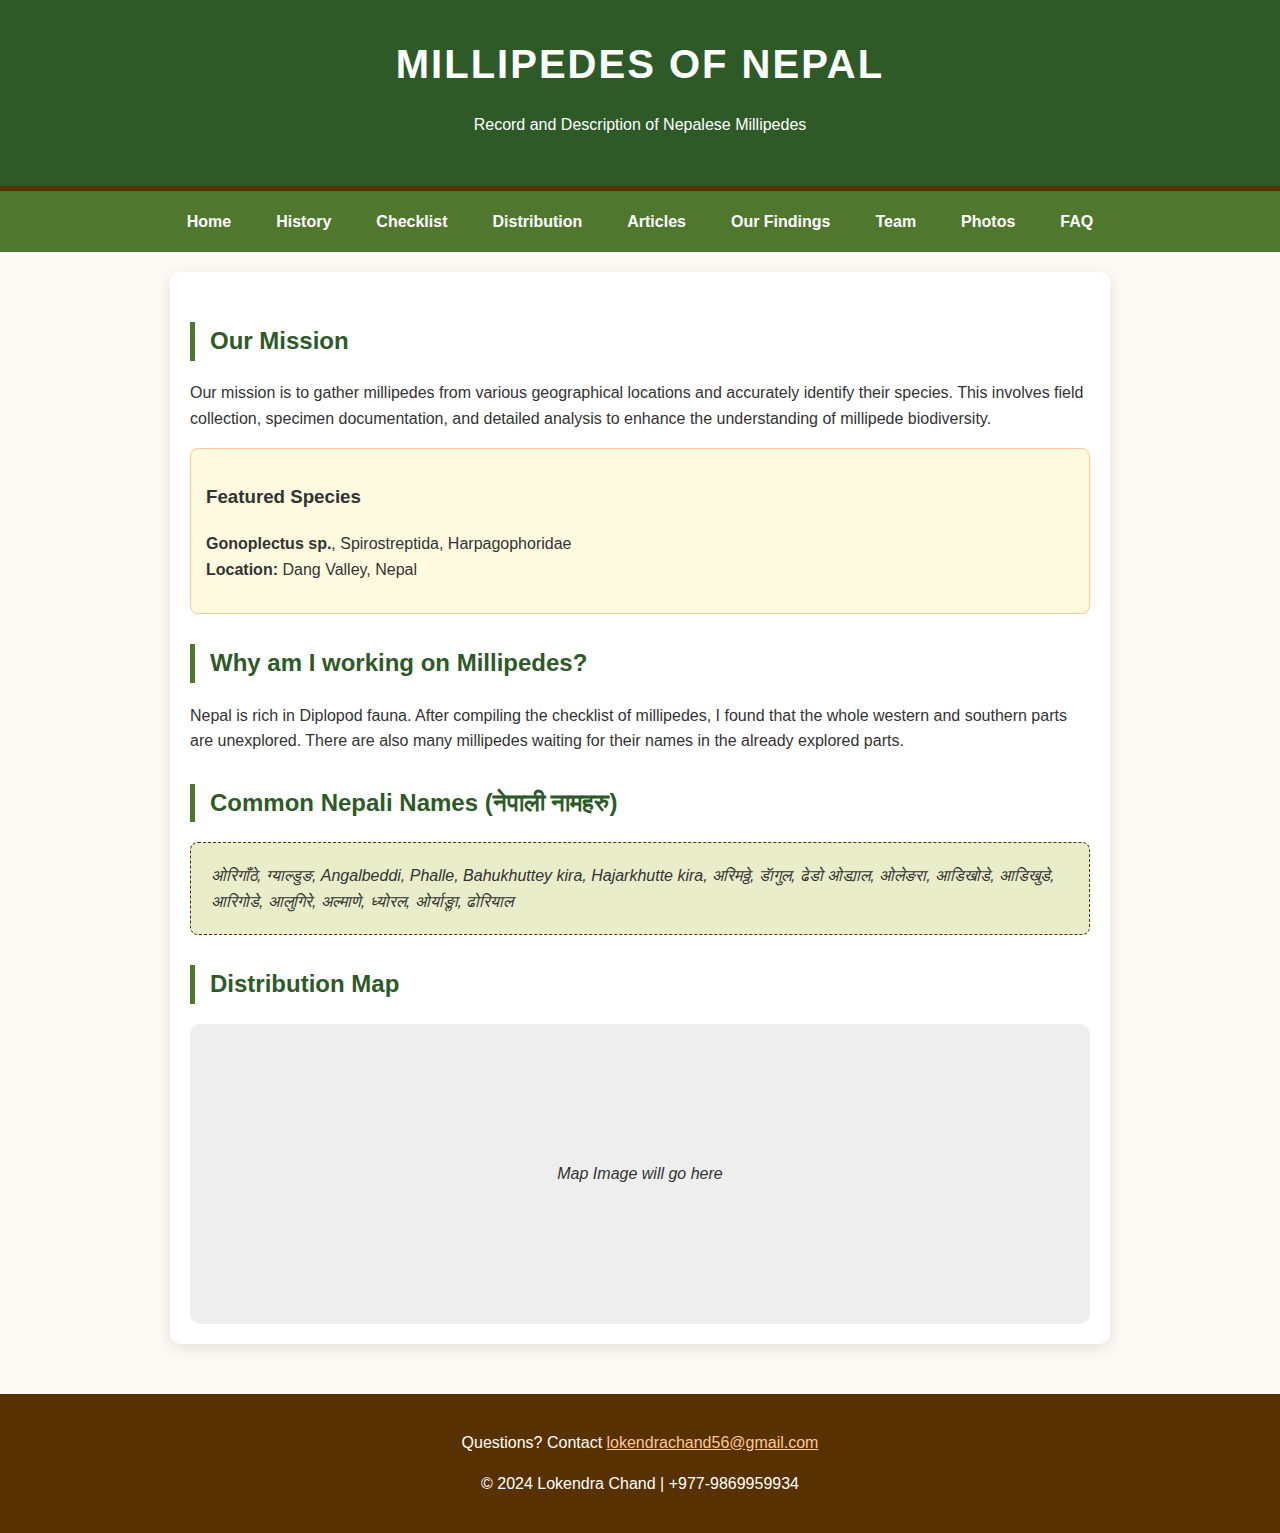
<file: index.html>
<!DOCTYPE html>
<html lang="ne">
<head>
    <meta charset="UTF-8">
    <meta name="viewport" content="width=device-width, initial-scale=1.0">
    <title>Millipedes of Nepal</title>
    <link rel="stylesheet" href="style.css">
</head>
<body>

<header>
    <h1>Millipedes of Nepal</h1>
    <p>Record and Description of Nepalese Millipedes</p>
</header>

<nav>
    <a href="index.html">Home</a>
    <a href="history.html">History</a>
    <a href="checklist.html">Checklist</a>
    <a href="distribution.html">Distribution</a>
    <a href="articles.html">Articles</a>
    <a href="findings.html">Our Findings</a>
    <a href="team.html">Team</a>
    <a href="photos.html">Photos</a>
    <a href="faq.html">FAQ</a>
</nav>

<main>
    <section>
        <h2>Our Mission</h2>
        <p>Our mission is to gather millipedes from various geographical locations and accurately identify their species. This involves field collection, specimen documentation, and detailed analysis to enhance the understanding of millipede biodiversity.</p>
    </section>

    <section class="featured">
        <h3>Featured Species</h3>
        <p><strong>Gonoplectus sp.</strong>, Spirostreptida, Harpagophoridae<br>
        <strong>Location:</strong> Dang Valley, Nepal</p>
    </section>

    <section>
        <h2>Why am I working on Millipedes?</h2>
        <p>Nepal is rich in Diplopod fauna. After compiling the checklist of millipedes, I found that the whole western and southern parts are unexplored. There are also many millipedes waiting for their names in the already explored parts.</p>
    </section>

    <section>
        <h2>Common Nepali Names (नेपाली नामहरु)</h2>
        <div class="nepali-names">
            ओरिगाँठे, ग्याल्डुङ, Angalbeddi, Phalle, Bahukhuttey kira, Hajarkhutte kira, अरिमठ्ठे, डाॅगुल, ढेडो ओड्याल, ओलेङरा, आडिखोडे, आडिखुडे, आरिगोडे, आलुगिरे, अल्माणे, ध्योरल, ओर्याङ्ला, ढोरियाल
        </div>
    </section>

    <section>
        <h2>Distribution Map</h2>
        <div style="background:#eee; height:300px; display:flex; align-items:center; justify-content:center; border-radius:10px;">
            <p><i>Map Image will go here</i></p>
        </div>
    </section>
</main>

<footer>
    <p>Questions? Contact <a href="mailto:lokendrachand56@gmail.com">lokendrachand56@gmail.com</a></p>
    <p>&copy; 2024 Lokendra Chand | +977-9869959934</p>
</footer>

</body>
</html>
</file>
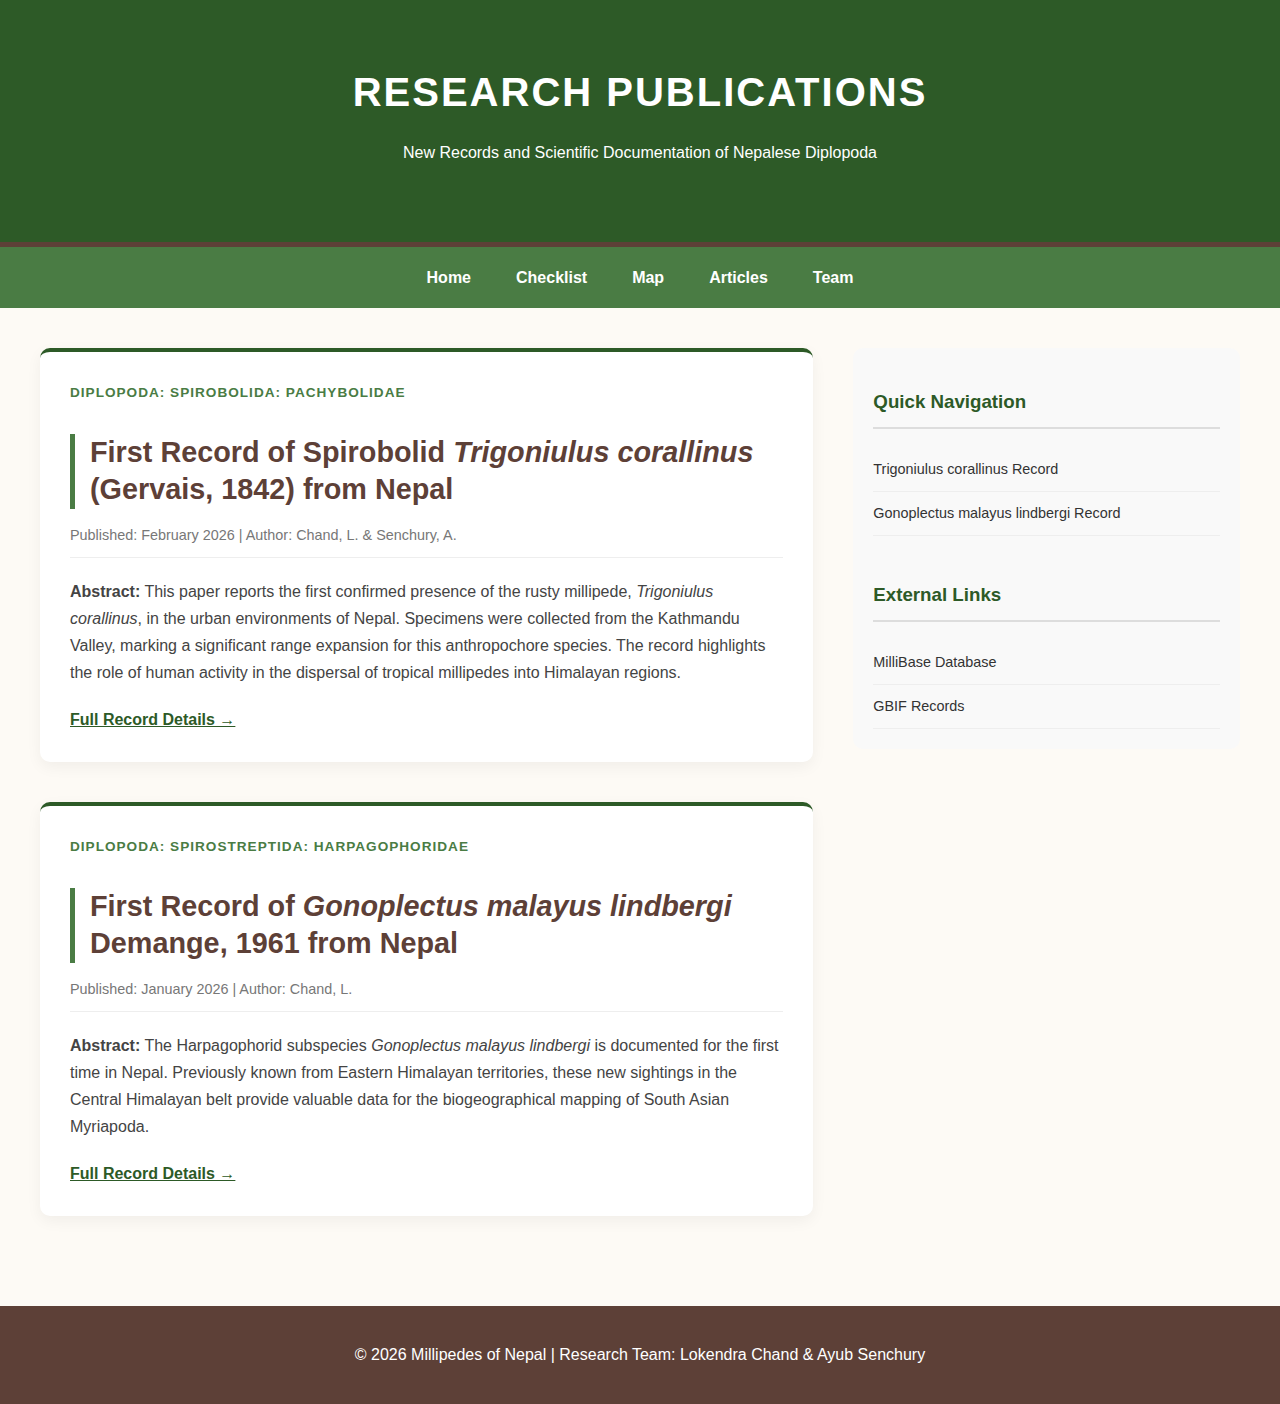
<file: article.html>
<!DOCTYPE html>
<html lang="en">
<head>
    <meta charset="UTF-8">
    <meta name="viewport" content="width=device-width, initial-scale=1.0">
    <title>Articles & Records - Millipedes of Nepal</title>
    <link rel="stylesheet" href="style.css">
    <style>
        :root {
            --primary-green: #2d5a27;
            --leaf-green: #4a7c44;
            --earth-brown: #5d4037;
        }

        .article-main {
            max-width: 1200px;
            margin: 40px auto;
            display: grid;
            grid-template-columns: 2fr 1fr; /* Main content and Sidebar */
            gap: 40px;
            padding: 0 20px;
        }

        .article-card {
            background: #fff;
            padding: 30px;
            margin-bottom: 40px;
            border-radius: 10px;
            box-shadow: 0 5px 15px rgba(0,0,0,0.05);
            border-top: 4px solid var(--primary-green);
        }

        .taxonomic-line {
            font-size: 0.85rem;
            color: var(--leaf-green);
            font-weight: bold;
            text-transform: uppercase;
            letter-spacing: 1px;
            margin-bottom: 10px;
        }

        .article-title {
            font-size: 1.8rem;
            color: var(--earth-brown);
            line-height: 1.3;
            margin-bottom: 15px;
        }

        .article-title i { font-style: italic; }

        .meta-info {
            font-size: 0.9rem;
            color: #777;
            margin-bottom: 20px;
            border-bottom: 1px solid #eee;
            padding-bottom: 10px;
        }

        .abstract-text {
            line-height: 1.7;
            color: #444;
            margin-bottom: 20px;
        }

        .sidebar {
            background: #f9f9f9;
            padding: 20px;
            border-radius: 10px;
            height: fit-content;
        }

        .sidebar h3 { color: var(--primary-green); border-bottom: 2px solid #ddd; padding-bottom: 10px; }
        
        .recent-link {
            display: block;
            padding: 10px 0;
            color: #333;
            text-decoration: none;
            font-size: 0.9rem;
            border-bottom: 1px solid #eee;
        }

        .recent-link:hover { color: var(--leaf-green); }

        @media (max-width: 768px) {
            .article-main { grid-template-columns: 1fr; }
        }
    </style>
</head>
<body>

<header style="background: var(--primary-green); color: white; padding: 60px 20px; text-align: center;">
    <h1>Research Publications</h1>
    <p>New Records and Scientific Documentation of Nepalese Diplopoda</p>
</header>

<nav>
    <a href="index.html">Home</a>
    <a href="checklist.html">Checklist</a>
    <a href="distribution.html">Map</a>
    <a href="articles.html" class="active">Articles</a>
    <a href="team.html">Team</a>
</nav>

<div class="article-main">
    <section>
        <article class="article-card">
            <div class="taxonomic-line">Diplopoda: Spirobolida: Pachybolidae</div>
            <h2 class="article-title">First Record of Spirobolid <i>Trigoniulus corallinus</i> (Gervais, 1842) from Nepal</h2>
            <div class="meta-info">Published: February 2026 | Author: Chand, L. & Senchury, A.</div>
            <p class="abstract-text">
                <strong>Abstract:</strong> This paper reports the first confirmed presence of the rusty millipede, <i>Trigoniulus corallinus</i>, in the urban environments of Nepal. 
                Specimens were collected from the Kathmandu Valley, marking a significant range expansion for this anthropochore species. 
                The record highlights the role of human activity in the dispersal of tropical millipedes into Himalayan regions.
            </p>
            <a href="#" style="color: var(--primary-green); font-weight: bold;">Full Record Details →</a>
        </article>

        <article class="article-card">
            <div class="taxonomic-line">Diplopoda: Spirostreptida: Harpagophoridae</div>
            <h2 class="article-title">First Record of <i>Gonoplectus malayus lindbergi</i> Demange, 1961 from Nepal</h2>
            <div class="meta-info">Published: January 2026 | Author: Chand, L.</div>
            <p class="abstract-text">
                <strong>Abstract:</strong> The Harpagophorid subspecies <i>Gonoplectus malayus lindbergi</i> is documented for the first time in Nepal. 
                Previously known from Eastern Himalayan territories, these new sightings in the Central Himalayan belt provide 
                valuable data for the biogeographical mapping of South Asian Myriapoda.
            </p>
            <a href="#" style="color: var(--primary-green); font-weight: bold;">Full Record Details →</a>
        </article>
    </section>

    <aside class="sidebar">
        <h3>Quick Navigation</h3>
        <a href="#article1" class="recent-link">Trigoniulus corallinus Record</a>
        <a href="#article2" class="recent-link">Gonoplectus malayus lindbergi Record</a>
        <br>
        <h3>External Links</h3>
        <a href="http://millibase.org" target="_blank" class="recent-link">MilliBase Database</a>
        <a href="https://gbif.org" target="_blank" class="recent-link">GBIF Records</a>
    </aside>
</div>

<footer>
    <p>&copy; 2026 Millipedes of Nepal | Research Team: Lokendra Chand & Ayub Senchury</p>
</footer>

</body>
</html>
</file>
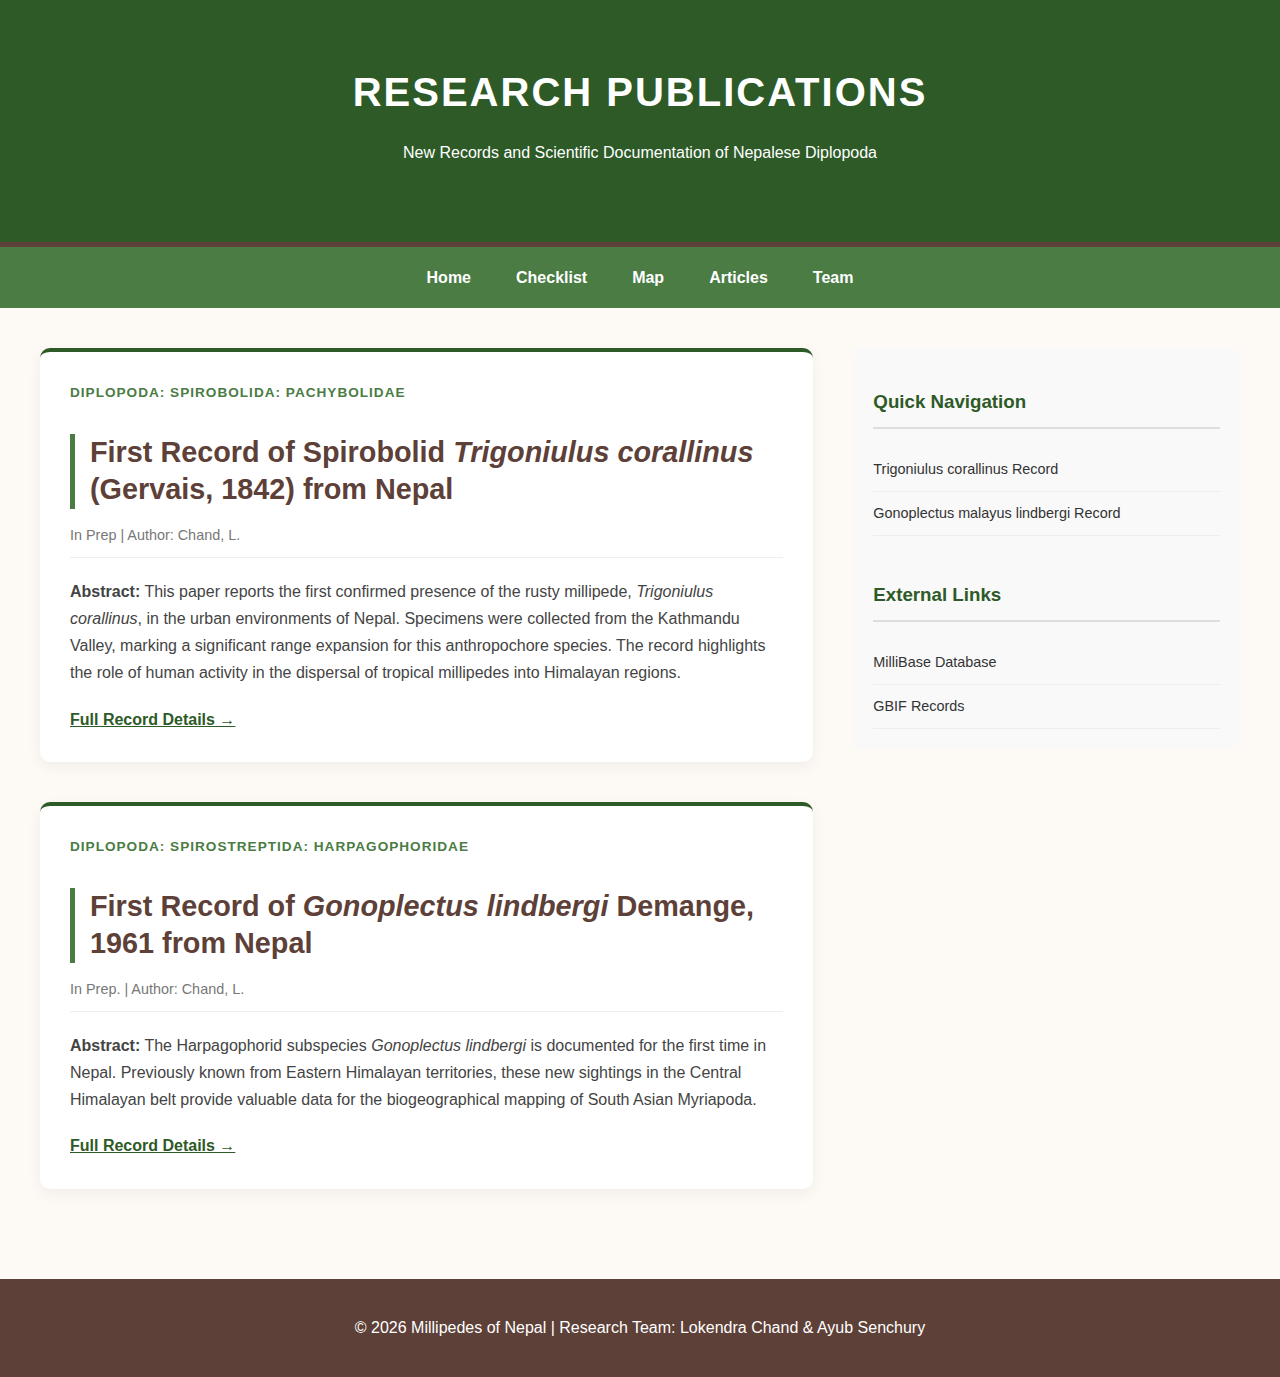
<file: articles.html>
<!DOCTYPE html>
<html lang="en">
<head>
    <meta charset="UTF-8">
    <meta name="viewport" content="width=device-width, initial-scale=1.0">
    <title>Articles & Records - Millipedes of Nepal</title>
    <link rel="stylesheet" href="style.css">
    <style>
        :root {
            --primary-green: #2d5a27;
            --leaf-green: #4a7c44;
            --earth-brown: #5d4037;
        }

        .article-main {
            max-width: 1200px;
            margin: 40px auto;
            display: grid;
            grid-template-columns: 2fr 1fr; /* Main content and Sidebar */
            gap: 40px;
            padding: 0 20px;
        }

        .article-card {
            background: #fff;
            padding: 30px;
            margin-bottom: 40px;
            border-radius: 10px;
            box-shadow: 0 5px 15px rgba(0,0,0,0.05);
            border-top: 4px solid var(--primary-green);
        }

        .taxonomic-line {
            font-size: 0.85rem;
            color: var(--leaf-green);
            font-weight: bold;
            text-transform: uppercase;
            letter-spacing: 1px;
            margin-bottom: 10px;
        }

        .article-title {
            font-size: 1.8rem;
            color: var(--earth-brown);
            line-height: 1.3;
            margin-bottom: 15px;
        }

        .article-title i { font-style: italic; }

        .meta-info {
            font-size: 0.9rem;
            color: #777;
            margin-bottom: 20px;
            border-bottom: 1px solid #eee;
            padding-bottom: 10px;
        }

        .abstract-text {
            line-height: 1.7;
            color: #444;
            margin-bottom: 20px;
        }

        .sidebar {
            background: #f9f9f9;
            padding: 20px;
            border-radius: 10px;
            height: fit-content;
        }

        .sidebar h3 { color: var(--primary-green); border-bottom: 2px solid #ddd; padding-bottom: 10px; }
        
        .recent-link {
            display: block;
            padding: 10px 0;
            color: #333;
            text-decoration: none;
            font-size: 0.9rem;
            border-bottom: 1px solid #eee;
        }

        .recent-link:hover { color: var(--leaf-green); }

        @media (max-width: 768px) {
            .article-main { grid-template-columns: 1fr; }
        }
    </style>
</head>
<body>

<header style="background: var(--primary-green); color: white; padding: 60px 20px; text-align: center;">
    <h1>Research Publications</h1>
    <p>New Records and Scientific Documentation of Nepalese Diplopoda</p>
</header>

<nav>
    <a href="index.html">Home</a>
    <a href="checklist.html">Checklist</a>
    <a href="distribution.html">Map</a>
    <a href="articles.html" class="active">Articles</a>
    <a href="team.html">Team</a>
</nav>

<div class="article-main">
    <section>
        <article class="article-card">
            <div class="taxonomic-line">Diplopoda: Spirobolida: Pachybolidae</div>
            <h2 class="article-title">First Record of Spirobolid <i>Trigoniulus corallinus</i> (Gervais, 1842) from Nepal</h2>
            <div class="meta-info">In Prep | Author: Chand, L.</div>
            <p class="abstract-text">
                <strong>Abstract:</strong> This paper reports the first confirmed presence of the rusty millipede, <i>Trigoniulus corallinus</i>, in the urban environments of Nepal. 
                Specimens were collected from the Kathmandu Valley, marking a significant range expansion for this anthropochore species. 
                The record highlights the role of human activity in the dispersal of tropical millipedes into Himalayan regions.
            </p>
            <a href="#" style="color: var(--primary-green); font-weight: bold;">Full Record Details →</a>
        </article>

        <article class="article-card">
            <div class="taxonomic-line">Diplopoda: Spirostreptida: Harpagophoridae</div>
            <h2 class="article-title">First Record of <i>Gonoplectus lindbergi</i> Demange, 1961 from Nepal</h2>
            <div class="meta-info">In Prep. | Author: Chand, L.</div>
            <p class="abstract-text">
                <strong>Abstract:</strong> The Harpagophorid subspecies <i>Gonoplectus lindbergi</i> is documented for the first time in Nepal. 
                Previously known from Eastern Himalayan territories, these new sightings in the Central Himalayan belt provide 
                valuable data for the biogeographical mapping of South Asian Myriapoda.
            </p>
            <a href="#" style="color: var(--primary-green); font-weight: bold;">Full Record Details →</a>
        </article>
    </section>

    <aside class="sidebar">
        <h3>Quick Navigation</h3>
        <a href="#article1" class="recent-link">Trigoniulus corallinus Record</a>
        <a href="#article2" class="recent-link">Gonoplectus malayus lindbergi Record</a>
        <br>
        <h3>External Links</h3>
        <a href="http://millibase.org" target="_blank" class="recent-link">MilliBase Database</a>
        <a href="https://gbif.org" target="_blank" class="recent-link">GBIF Records</a>
    </aside>
</div>

<footer>
    <p>&copy; 2026 Millipedes of Nepal | Research Team: Lokendra Chand & Ayub Senchury</p>
</footer>

</body>
</html>
</file>
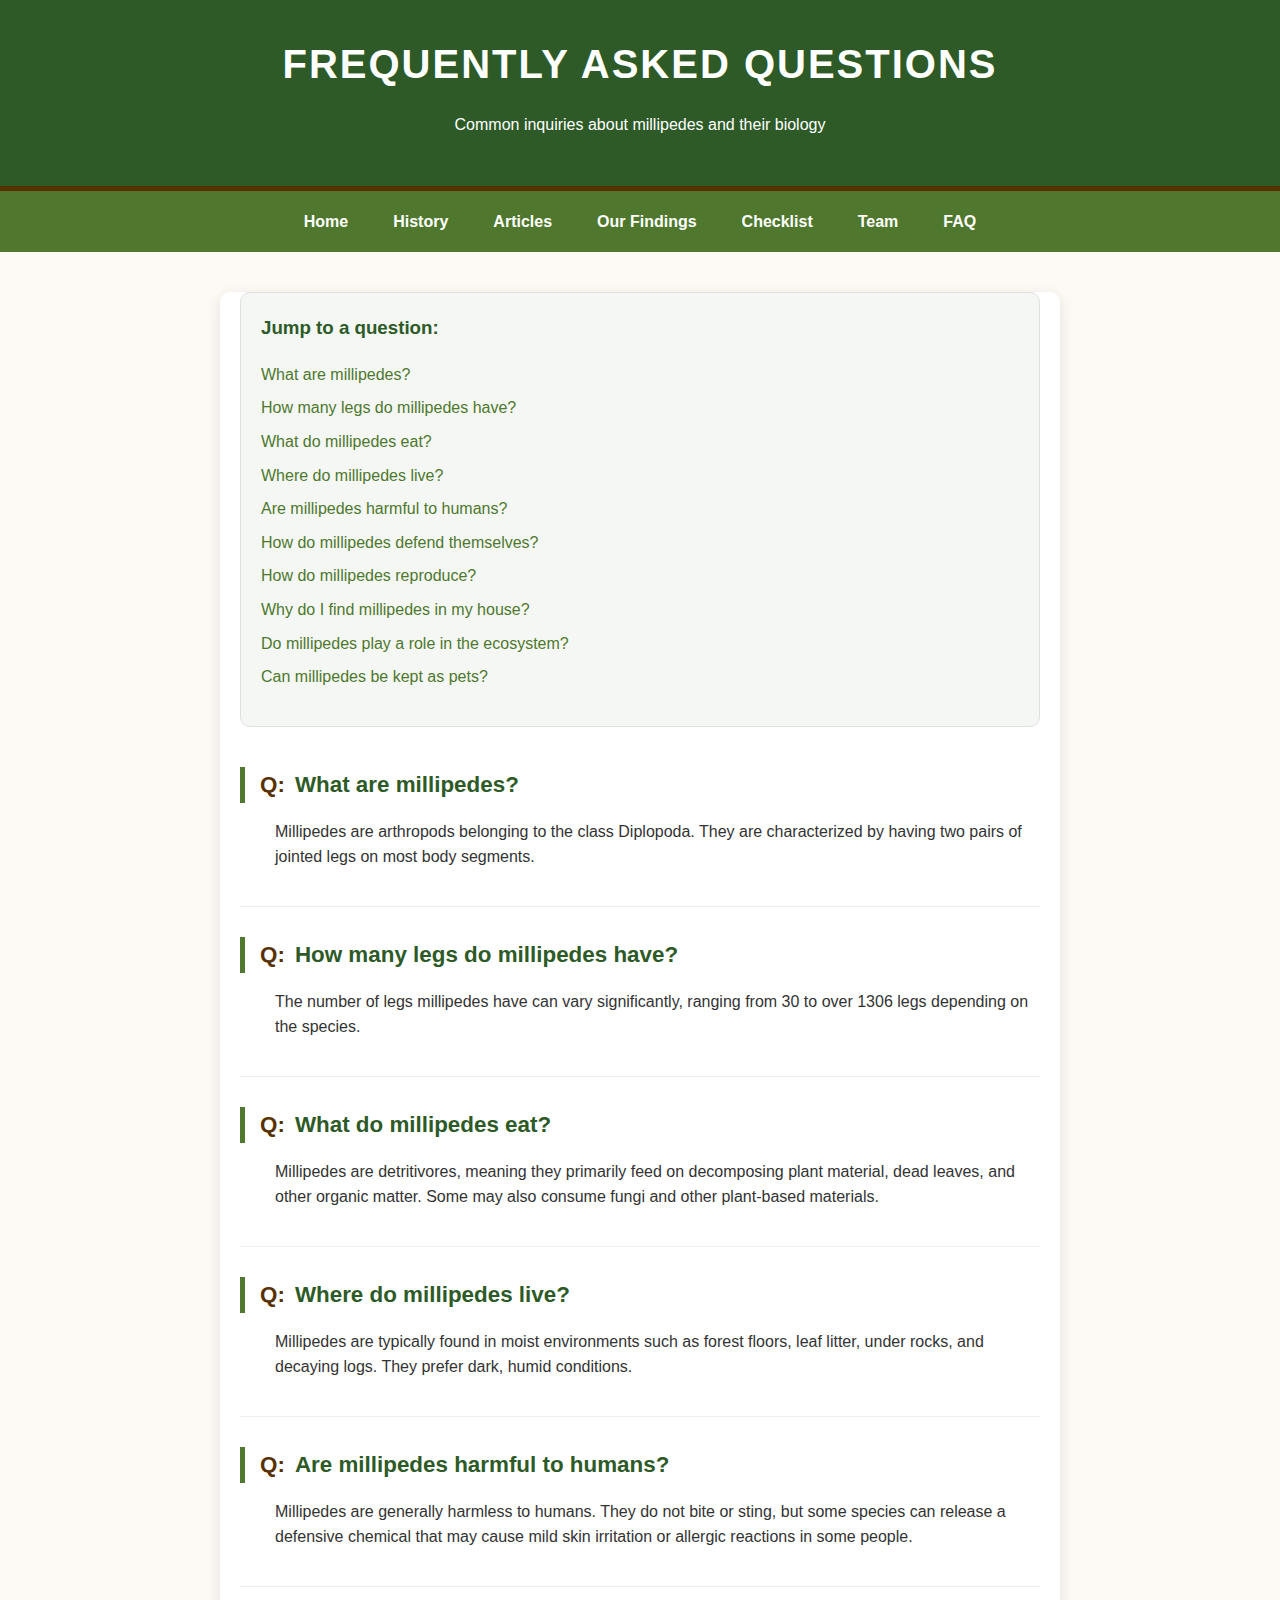
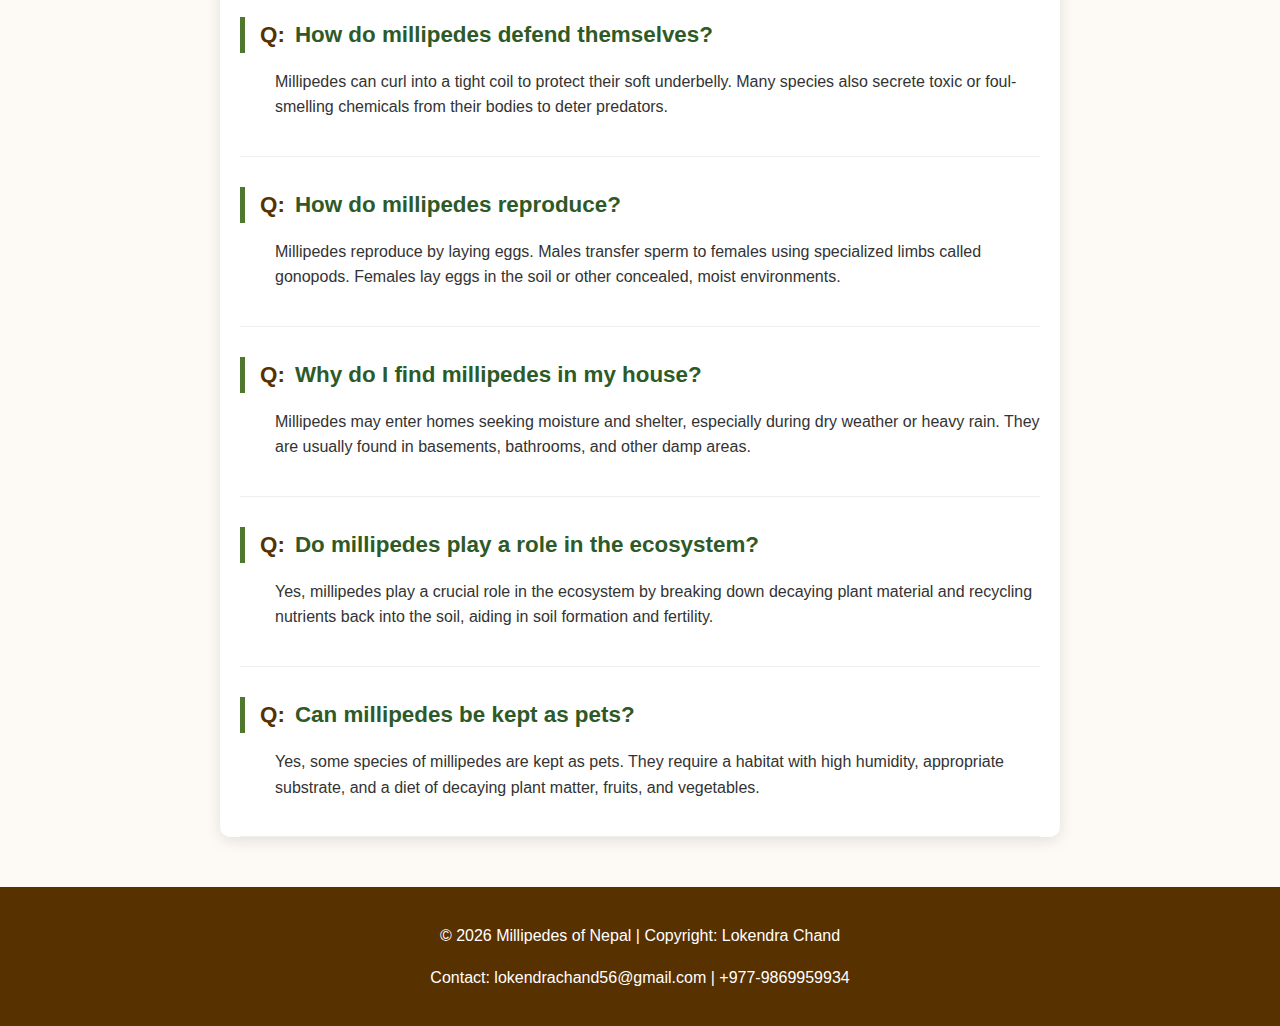
<file: faq.html>
<!DOCTYPE html>
<html lang="en">
<head>
    <meta charset="UTF-8">
    <meta name="viewport" content="width=device-width, initial-scale=1.0">
    <title>FAQ - Millipedes of Nepal</title>
    <link rel="stylesheet" href="style.css">
    <style>
        .faq-container {
            max-width: 800px;
            margin: 40px auto;
            padding: 0 20px;
        }
        .jump-to {
            background: #f4f7f4;
            padding: 20px;
            border-radius: 10px;
            margin-bottom: 40px;
            border: 1px solid #e0e0e0;
        }
        .jump-to h3 { margin-top: 0; color: var(--primary-green); }
        .jump-to ul { list-style: none; padding: 0; }
        .jump-to li { margin-bottom: 8px; }
        .jump-to a { 
            text-decoration: none; 
            color: var(--leaf-green); 
            font-weight: 500;
        }
        .jump-to a:hover { text-decoration: underline; }

        .faq-item {
            margin-bottom: 30px;
            padding-bottom: 20px;
            border-bottom: 1px solid #eee;
        }
        .faq-question {
            color: var(--primary-green);
            font-size: 1.4rem;
            margin-bottom: 10px;
            display: flex;
            align-items: flex-start;
        }
        .faq-question::before {
            content: "Q:";
            font-weight: bold;
            margin-right: 10px;
            color: var(--earth-brown);
        }
        .faq-answer {
            line-height: 1.6;
            color: #333;
            padding-left: 35px;
        }
    </style>
</head>
<body>

<header>
    <h1>Frequently Asked Questions</h1>
    <p>Common inquiries about millipedes and their biology</p>
</header>

<nav>
    <a href="index.html">Home</a>
    <a href="history.html">History</a>
    <a href="articles.html">Articles</a>
    <a href="ourfindings.html">Our Findings</a>
    <a href="checklist.html">Checklist</a>
    <a href="team.html">Team</a>
    <a href="faq.html" class="active">FAQ</a>
</nav>

<main class="faq-container">
    <section class="jump-to">
        <h3>Jump to a question:</h3>
        <ul>
            <li><a href="#q1">What are millipedes?</a></li>
            <li><a href="#q2">How many legs do millipedes have?</a></li>
            <li><a href="#q3">What do millipedes eat?</a></li>
            <li><a href="#q4">Where do millipedes live?</a></li>
            <li><a href="#q5">Are millipedes harmful to humans?</a></li>
            <li><a href="#q6">How do millipedes defend themselves?</a></li>
            <li><a href="#q7">How do millipedes reproduce?</a></li>
            <li><a href="#q8">Why do I find millipedes in my house?</a></li>
            <li><a href="#q9">Do millipedes play a role in the ecosystem?</a></li>
            <li><a href="#q10">Can millipedes be kept as pets?</a></li>
        </ul>
    </section>

    <div class="faq-list">
        <div class="faq-item" id="q1">
            <h2 class="faq-question">What are millipedes?</h2>
            <p class="faq-answer">Millipedes are arthropods belonging to the class Diplopoda. They are characterized by having two pairs of jointed legs on most body segments.</p>
        </div>

        <div class="faq-item" id="q2">
            <h2 class="faq-question">How many legs do millipedes have?</h2>
            <p class="faq-answer">The number of legs millipedes have can vary significantly, ranging from 30 to over 1306 legs depending on the species.</p>
        </div>

        <div class="faq-item" id="q3">
            <h2 class="faq-question">What do millipedes eat?</h2>
            <p class="faq-answer">Millipedes are detritivores, meaning they primarily feed on decomposing plant material, dead leaves, and other organic matter. Some may also consume fungi and other plant-based materials.</p>
        </div>

        <div class="faq-item" id="q4">
            <h2 class="faq-question">Where do millipedes live?</h2>
            <p class="faq-answer">Millipedes are typically found in moist environments such as forest floors, leaf litter, under rocks, and decaying logs. They prefer dark, humid conditions.</p>
        </div>

        <div class="faq-item" id="q5">
            <h2 class="faq-question">Are millipedes harmful to humans?</h2>
            <p class="faq-answer">Millipedes are generally harmless to humans. They do not bite or sting, but some species can release a defensive chemical that may cause mild skin irritation or allergic reactions in some people.</p>
        </div>

        <div class="faq-item" id="q6">
            <h2 class="faq-question">How do millipedes defend themselves?</h2>
            <p class="faq-answer">Millipedes can curl into a tight coil to protect their soft underbelly. Many species also secrete toxic or foul-smelling chemicals from their bodies to deter predators.</p>
        </div>

        <div class="faq-item" id="q7">
            <h2 class="faq-question">How do millipedes reproduce?</h2>
            <p class="faq-answer">Millipedes reproduce by laying eggs. Males transfer sperm to females using specialized limbs called gonopods. Females lay eggs in the soil or other concealed, moist environments.</p>
        </div>

        <div class="faq-item" id="q8">
            <h2 class="faq-question">Why do I find millipedes in my house?</h2>
            <p class="faq-answer">Millipedes may enter homes seeking moisture and shelter, especially during dry weather or heavy rain. They are usually found in basements, bathrooms, and other damp areas.</p>
        </div>

        <div class="faq-item" id="q9">
            <h2 class="faq-question">Do millipedes play a role in the ecosystem?</h2>
            <p class="faq-answer">Yes, millipedes play a crucial role in the ecosystem by breaking down decaying plant material and recycling nutrients back into the soil, aiding in soil formation and fertility.</p>
        </div>

        <div class="faq-item" id="q10">
            <h2 class="faq-question">Can millipedes be kept as pets?</h2>
            <p class="faq-answer">Yes, some species of millipedes are kept as pets. They require a habitat with high humidity, appropriate substrate, and a diet of decaying plant matter, fruits, and vegetables.</p>
        </div>
    </div>
</main>

<footer>
    <p>&copy; 2026 Millipedes of Nepal | Copyright: Lokendra Chand</p>
    <p>Contact: lokendrachand56@gmail.com | +977-9869959934</p>
</footer>

</body>
</html>
</file>
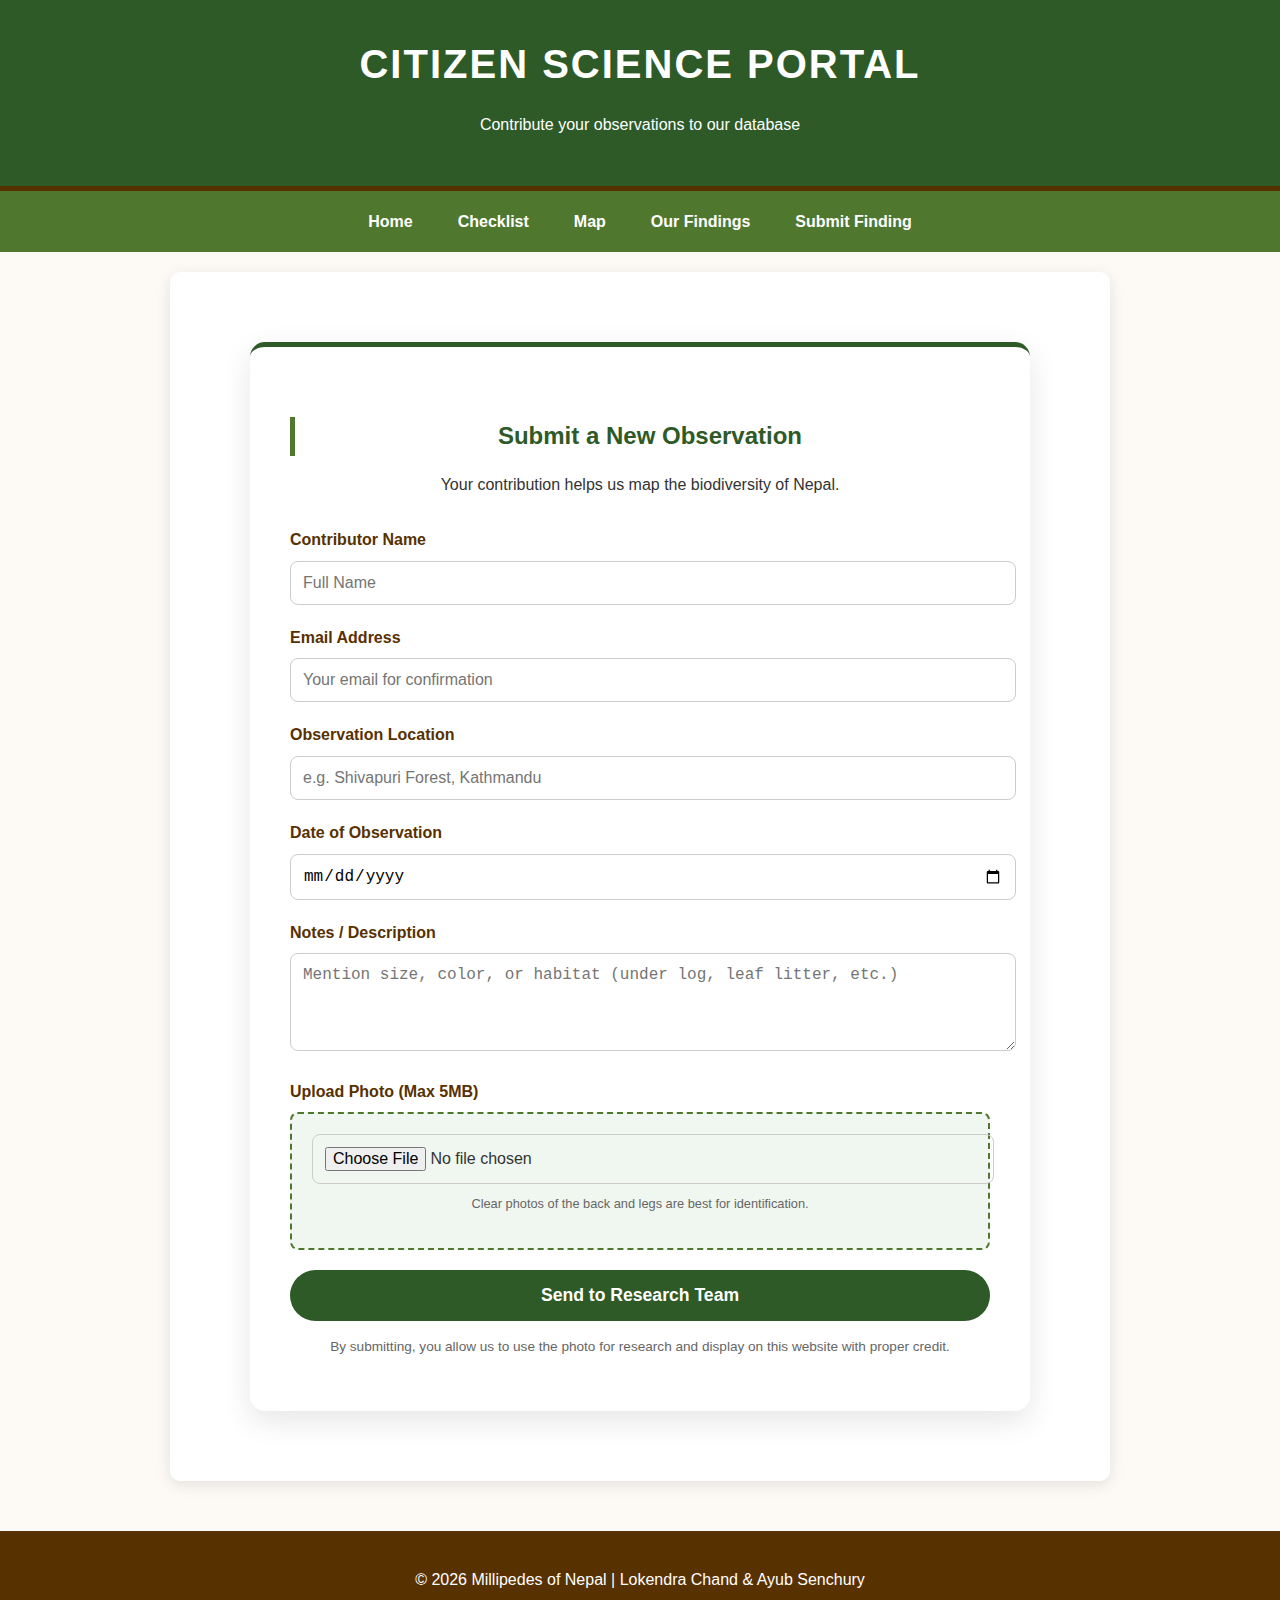
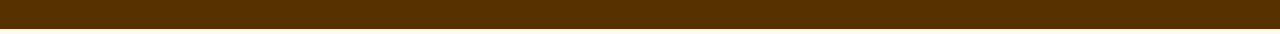
<file: photos.html>
<!DOCTYPE html>
<html lang="en">
<head>
    <meta charset="UTF-8">
    <meta name="viewport" content="width=device-width, initial-scale=1.0">
    <title>Submit Finding - Millipedes of Nepal</title>
    <link rel="stylesheet" href="style.css">
    <style>
        .upload-container {
            max-width: 700px;
            margin: 50px auto;
            background: #fff;
            padding: 40px;
            border-radius: 15px;
            box-shadow: 0 10px 30px rgba(0,0,0,0.1);
            border-top: 5px solid var(--primary-green);
        }
        .form-header { text-align: center; margin-bottom: 30px; }
        .form-header h2 { color: var(--primary-green); margin-bottom: 10px; }
        
        .form-group { margin-bottom: 20px; }
        .form-group label { display: block; font-weight: bold; margin-bottom: 8px; color: var(--earth-brown); }
        .form-group input, .form-group textarea {
            width: 100%;
            padding: 12px;
            border: 1px solid #ccc;
            border-radius: 8px;
            font-size: 1rem;
        }
        .file-upload {
            background: #f0f7f0;
            padding: 20px;
            border: 2px dashed var(--leaf-green);
            text-align: center;
            border-radius: 8px;
        }
        .submit-btn {
            background: var(--primary-green);
            color: white;
            padding: 15px 30px;
            border: none;
            border-radius: 30px;
            font-size: 1.1rem;
            font-weight: bold;
            cursor: pointer;
            width: 100%;
            transition: background 0.3s;
        }
        .submit-btn:hover { background: var(--leaf-green); }
        .note { font-size: 0.85rem; color: #666; margin-top: 15px; text-align: center; }
    </style>
</head>
<body>

<header>
    <h1>Citizen Science Portal</h1>
    <p>Contribute your observations to our database</p>
</header>

<nav>
    <a href="index.html">Home</a>
    <a href="checklist.html">Checklist</a>
    <a href="distribution.html">Map</a>
    <a href="ourfindings.html">Our Findings</a>
    <a href="upload.html" class="active">Submit Finding</a>
</nav>

<main>
    <div class="upload-container">
        <div class="form-header">
            <h2>Submit a New Observation</h2>
            <p>Your contribution helps us map the biodiversity of Nepal.</p>
        </div>

        <form action="https://formspree.io/f/your_form_id" method="POST" enctype="multipart/form-data">
            
            <div class="form-group">
                <label>Contributor Name</label>
                <input type="text" name="contributor_name" placeholder="Full Name" required>
            </div>

            <div class="form-group">
                <label>Email Address</label>
                <input type="email" name="_replyto" placeholder="Your email for confirmation" required>
            </div>

            <div class="form-group">
                <label>Observation Location</label>
                <input type="text" name="location" placeholder="e.g. Shivapuri Forest, Kathmandu" required>
            </div>

            <div class="form-group">
                <label>Date of Observation</label>
                <input type="date" name="observation_date">
            </div>

            <div class="form-group">
                <label>Notes / Description</label>
                <textarea name="description" rows="4" placeholder="Mention size, color, or habitat (under log, leaf litter, etc.)"></textarea>
            </div>

            <div class="form-group">
                <label>Upload Photo (Max 5MB)</label>
                <div class="file-upload">
                    <input type="file" name="upload" accept="image/*" required>
                    <p style="font-size: 0.8rem; color: #666; margin-top: 10px;">Clear photos of the back and legs are best for identification.</p>
                </div>
            </div>

            <button type="submit" class="submit-btn">Send to Research Team</button>
            
            <p class="note">By submitting, you allow us to use the photo for research and display on this website with proper credit.</p>
        </form>
    </div>
</main>

<footer>
    <p>&copy; 2026 Millipedes of Nepal | Lokendra Chand & Ayub Senchury</p>
</footer>

</body>
</html>
</file>
<file: style.css>
/* Color Palette: Earthy & Nature-Inspired */
:root {
    --primary-green: #2d5a27;
    --leaf-green: #4f772d;
    --earth-brown: #583101;
    --background-cream: #fdfaf5;
    --text-dark: #333;
    --accent-yellow: #fec89a;
}

body {
    font-family: 'Segoe UI', Tahoma, Geneva, Verdana, sans-serif;
    line-height: 1.6;
    margin: 0;
    background-color: var(--background-cream);
    color: var(--text-dark);
}

/* Header & Navigation */
header {
    background-color: var(--primary-green);
    color: white;
    padding: 2rem 0;
    text-align: center;
    border-bottom: 5px solid var(--earth-brown);
}

header h1 {
    margin: 0;
    font-size: 2.5rem;
    text-transform: uppercase;
    letter-spacing: 2px;
}

nav {
    background-color: var(--leaf-green);
    padding: 10px;
    position: sticky;
    top: 0;
    display: flex;
    justify-content: center;
    flex-wrap: wrap;
    gap: 15px;
}

nav a {
    color: white;
    text-decoration: none;
    font-weight: bold;
    padding: 8px 15px;
    border-radius: 5px;
    transition: background 0.3s;
}

nav a:hover {
    background-color: var(--accent-yellow);
    color: var(--earth-brown);
}

/* Main Content Area */
main {
    max-width: 900px;
    margin: 20px auto;
    padding: 20px;
    background: white;
    box-shadow: 0 4px 15px rgba(0,0,0,0.1);
    border-radius: 10px;
}

h2 {
    color: var(--primary-green);
    border-left: 5px solid var(--leaf-green);
    padding-left: 15px;
    margin-top: 30px;
}

/* Nepali Names Section (Color Box) */
.nepali-names {
    background-color: #e9edc9;
    padding: 20px;
    border-radius: 8px;
    font-style: italic;
    border: 1px dashed var(--earth-brown);
}

/* Featured Box */
.featured {
    background-color: #fefae0;
    border: 1px solid var(--accent-yellow);
    padding: 15px;
    border-radius: 8px;
}

/* Footer */
footer {
    background-color: var(--earth-brown);
    color: white;
    text-align: center;
    padding: 20px 0;
    margin-top: 50px;
}

footer a {
    color: var(--accent-yellow);
}

/* Style for the Featured Species Photo */
.featured-img {
    width: 100%;           /* Makes it fit the width of the box */
    max-width: 500px;      /* Prevents it from getting too huge on big screens */
    height: auto;          /* Keeps the photo from looking stretched */
    border-radius: 8px;    /* Gives it soft rounded corners */
    display: block;
    margin: 15px 0;        /* Adds space above and below the photo */
    border: 3px solid var(--leaf-green); /* Adds a nice border */
    box-shadow: 0 4px 8px rgba(0,0,0,0.2);
}
</file>
